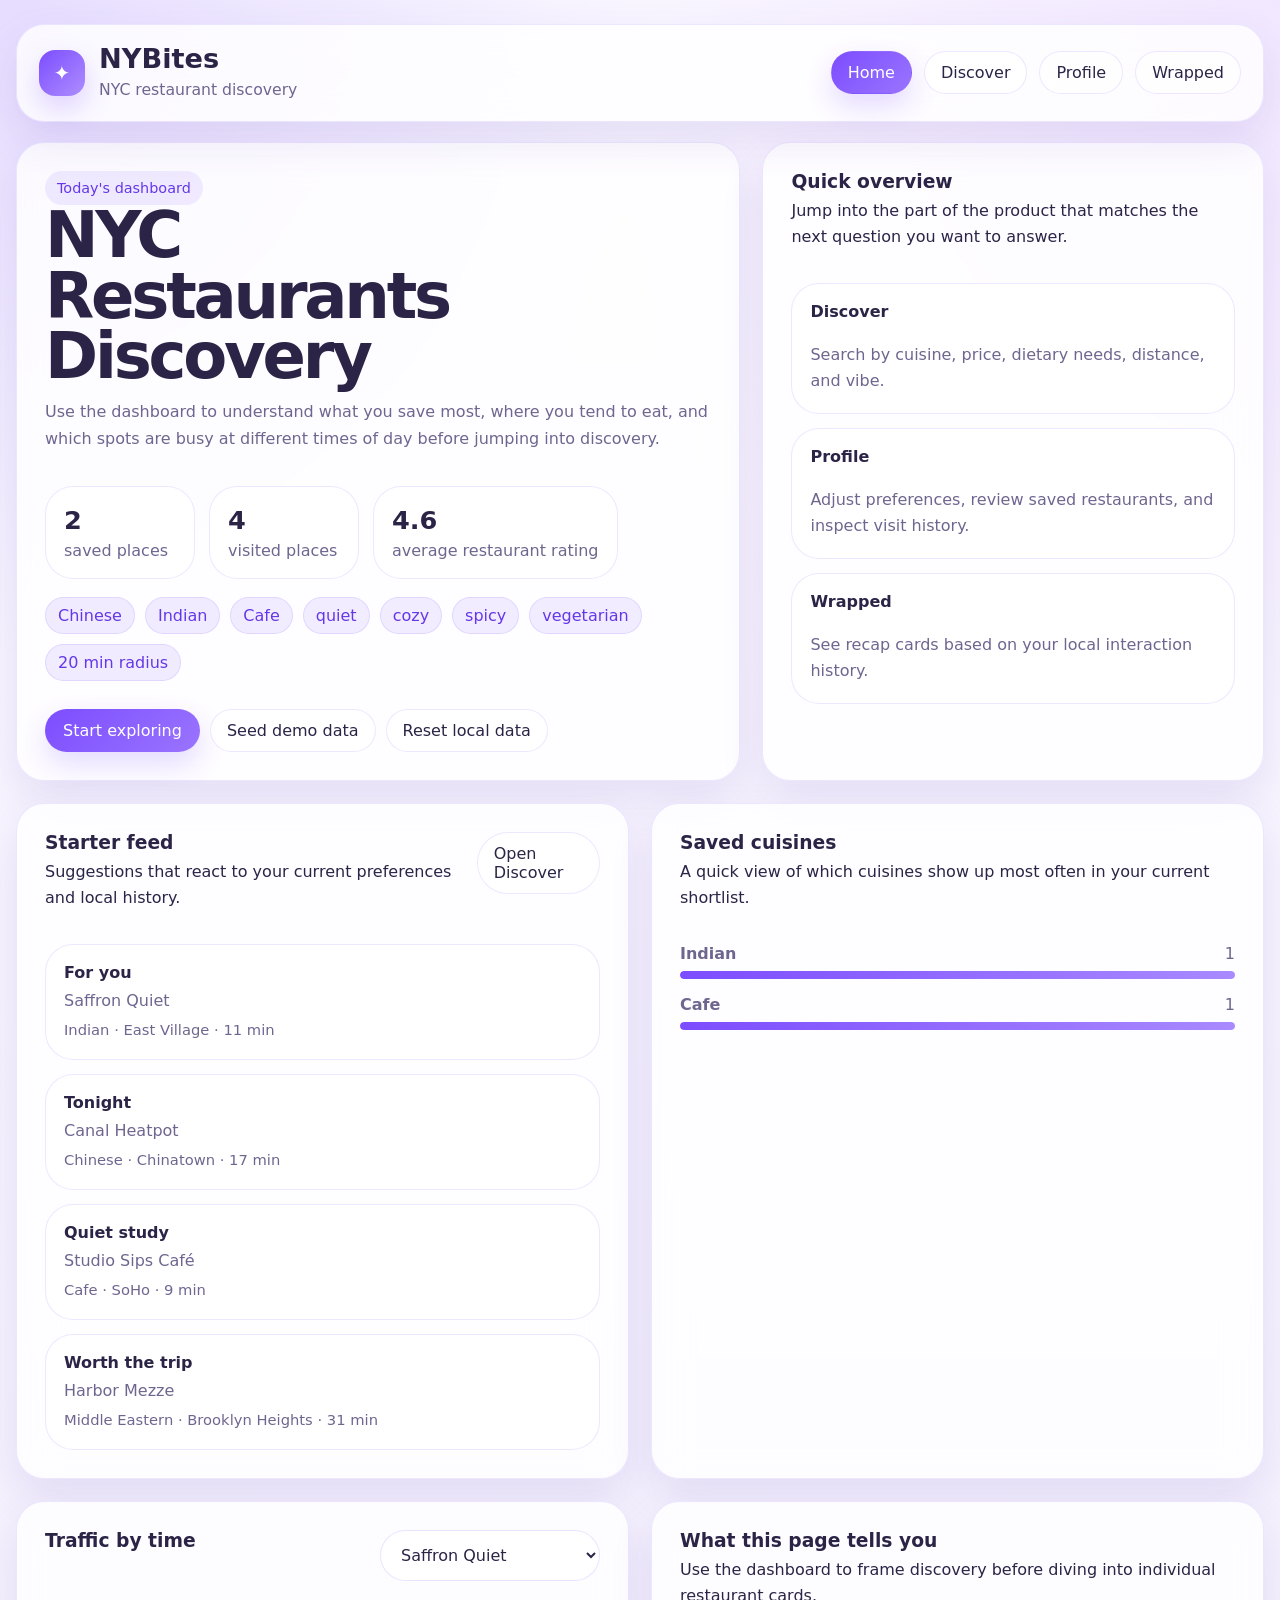
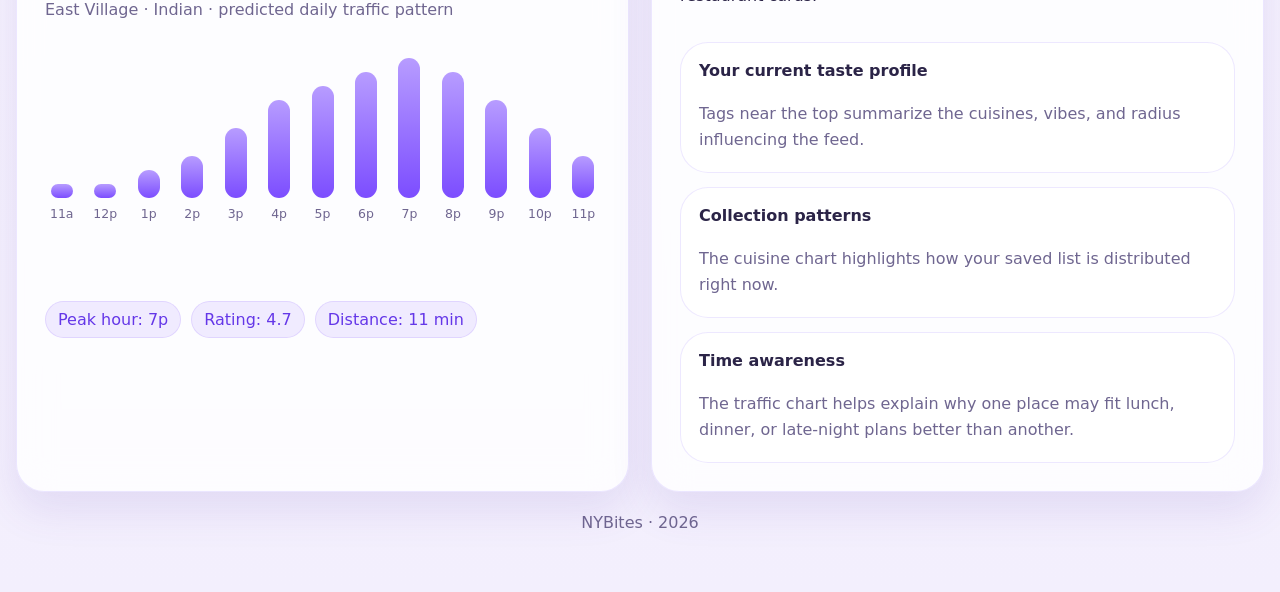
<file: index.html>
<!DOCTYPE html>
<html lang="en">
<head>
  <meta charset="UTF-8" />
  <meta name="viewport" content="width=device-width, initial-scale=1.0" />
  <title>NYBites — Home</title>
  <link rel="stylesheet" href="css/styles.css" />
</head>
<body data-page="home">
  <div class="shell">
    <!-- Global site header -->
    <header class="topbar glass">
      <div class="brand">
        <div class="brand-mark">✦</div>
        <div>
          <h1>NYBites</h1>
          <p>NYC restaurant discovery</p>
        </div>
      </div>

      <!-- Desktop navigation -->
      <nav class="desktop-nav" aria-label="Primary navigation">
        <a class="nav-link active" href="index.html">Home</a>
        <a class="nav-link" href="discover.html">Discover</a>
        <a class="nav-link" href="profile.html">Profile</a>
        <a class="nav-link" href="wrapped.html">Wrapped</a>
      </nav>

      <!-- Mobile navigation trigger -->
      <button
        class="hamburger"
        id="hamburgerBtn"
        aria-label="Open navigation"
        aria-expanded="false"
      >
        ☰
      </button>
    </header>

    <!-- Mobile navigation panel -->
    <div class="mobile-menu glass" id="mobileMenu">
      <a class="mobile-link active" href="index.html">Home</a>
      <a class="mobile-link" href="discover.html">Discover</a>
      <a class="mobile-link" href="profile.html">Profile</a>
      <a class="mobile-link" href="wrapped.html">Wrapped</a>
    </div>

    <!-- Hero and overview -->
    <section class="hero-grid top-space-md">
      <!-- Main hero -->
      <div class="hero-card glass">
        <div>
          <div class="eyebrow">Today's dashboard</div>
          <h2 class="hero-title">NYC Restaurants Discovery</h2>
          <p class="subcopy">
            Use the dashboard to understand what you save most, where you tend to eat,
            and which spots are busy at different times of day before jumping into discovery.
          </p>
        </div>

        <div class="metrics">
          <article class="stat-card">
            <strong id="metricSaved">0</strong>
            <span>saved places</span>
          </article>
          <article class="stat-card">
            <strong id="metricVisited">0</strong>
            <span>visited places</span>
          </article>
          <article class="stat-card">
            <strong id="metricAverageRating">0.0</strong>
            <span>average restaurant rating</span>
          </article>
        </div>

        <div class="chip-row" id="homeProfileTags"></div>

        <div class="button-row top-space-sm">
          <a class="primary-btn" href="discover.html">Start exploring</a>
          <button class="ghost-btn" data-seed-demo="true">Seed demo data</button>
          <button class="ghost-btn" data-reset-demo="true">Reset local data</button>
        </div>
      </div>

      <!-- Quick overview -->
      <aside class="panel glass">
        <div class="section-title">
          <div>
            <h3>Quick overview</h3>
            <p>
              Jump into the part of the product that matches the next question you want to answer.
            </p>
          </div>
        </div>

        <div class="timeline">
          <article class="timeline-item">
            <h4>Discover</h4>
            <p>Search by cuisine, price, dietary needs, distance, and vibe.</p>
          </article>

          <article class="timeline-item">
            <h4>Profile</h4>
            <p>Adjust preferences, review saved restaurants, and inspect visit history.</p>
          </article>

          <article class="timeline-item">
            <h4>Wrapped</h4>
            <p>See recap cards based on your local interaction history.</p>
          </article>
        </div>
      </aside>
    </section>

    <!-- Starter feed and cuisine breakdown -->
    <section class="grid-2 top-space-lg">
      <section class="panel glass">
        <div class="section-title">
          <div>
            <h3>Starter feed</h3>
            <p>Suggestions that react to your current preferences and local history.</p>
          </div>
          <a class="ghost-btn" href="discover.html">Open Discover</a>
        </div>

        <div class="starter-grid" id="starterFeed"></div>
      </section>

      <section class="panel glass">
        <div class="section-title">
          <div>
            <h3>Saved cuisines</h3>
            <p>A quick view of which cuisines show up most often in your current shortlist.</p>
          </div>
        </div>

        <div id="favoritesByCuisine"></div>
      </section>
    </section>

    <!-- Traffic chart and explanation -->
    <section class="grid-2 top-space-lg">
      <section class="panel glass">
        <div class="section-title">
          <div>
            <h3>Traffic by time</h3>
          </div>
          <div>
            <select id="trafficRestaurantSelect" class="select-input">
              <option value="saffronQuiet">Saffron Quiet</option>
              <option value="studioSips">Studio Sips Café</option>
            </select>
          </div>
        </div>

        <p id="trafficMeta" class="muted"></p>
        <div class="traffic-chart" id="trafficChart"></div>
        <div class="insight-row" id="topMoments"></div>
      </section>

      <section class="panel glass">
        <div class="section-title">
          <div>
            <h3>What this page tells you</h3>
            <p>
              Use the dashboard to frame discovery before diving into individual restaurant cards.
            </p>
          </div>
        </div>

        <div class="timeline">
          <article class="timeline-item">
            <h4>Your current taste profile</h4>
            <p>
              Tags near the top summarize the cuisines, vibes, and radius influencing the feed.
            </p>
          </article>

          <article class="timeline-item">
            <h4>Collection patterns</h4>
            <p>
              The cuisine chart highlights how your saved list is distributed right now.
            </p>
          </article>

          <article class="timeline-item">
            <h4>Time awareness</h4>
            <p>
              The traffic chart helps explain why one place may fit lunch, dinner,
              or late-night plans better than another.
            </p>
          </article>
        </div>
      </section>
    </section>

    <p class="footer-note">NYBites · <span data-year></span></p>
  </div>

  <script src="js/data.js"></script>
  <script src="js/app.js"></script>
</body>
</html>
</file>
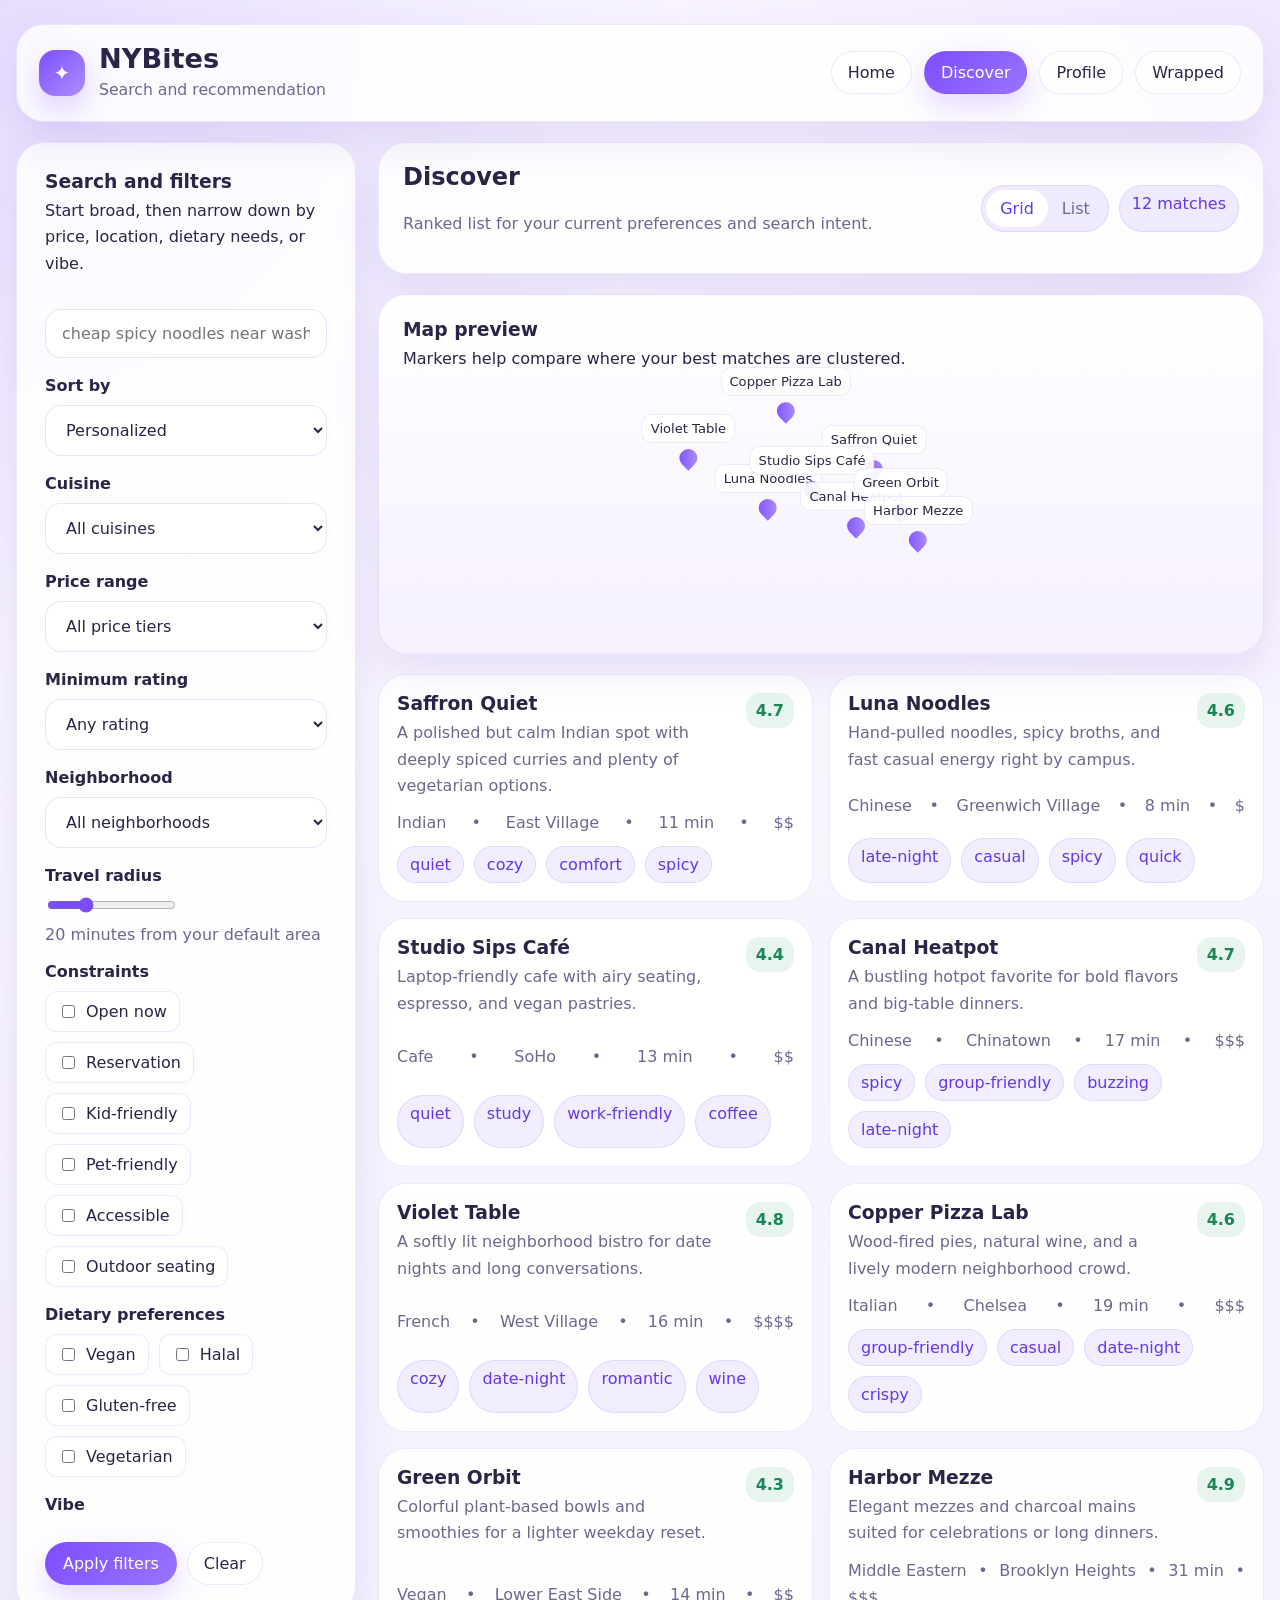
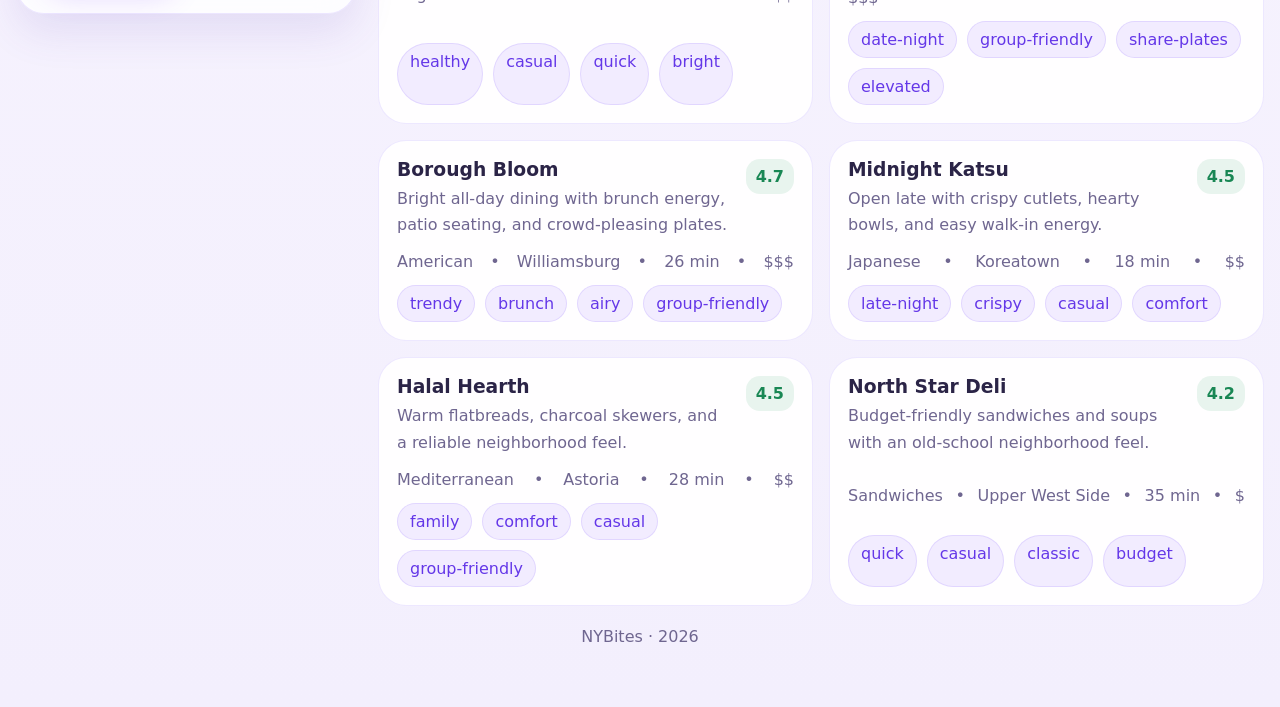
<file: discover.html>
<!DOCTYPE html>
<html lang="en">
<head>
  <meta charset="UTF-8" />
  <meta name="viewport" content="width=device-width, initial-scale=1.0" />
  <title>NYBites — Discover</title>
  <link rel="stylesheet" href="css/styles.css" />
</head>
<body data-page="discover">
  <div class="shell">
    <!-- Global site header -->
    <header class="topbar glass">
      <div class="brand">
        <div class="brand-mark">✦</div>
        <div>
          <h1>NYBites</h1>
          <p>Search and recommendation</p>
        </div>
      </div>
      <nav class="desktop-nav" aria-label="Primary navigation">
        <a class="nav-link" href="index.html">Home</a>
        <a class="nav-link active" href="discover.html">Discover</a>
        <a class="nav-link" href="profile.html">Profile</a>
        <a class="nav-link" href="wrapped.html">Wrapped</a>
      </nav>
      <button class="hamburger" id="hamburgerBtn" aria-label="Open navigation" aria-expanded="false">☰</button>
    </header>

    <!-- Mobile navigation panel -->
    <div class="mobile-menu glass" id="mobileMenu">
      <a class="mobile-link" href="index.html">Home</a>
      <a class="mobile-link active" href="discover.html">Discover</a>
      <a class="mobile-link" href="profile.html">Profile</a>
      <a class="mobile-link" href="wrapped.html">Wrapped</a>
    </div>

    <!-- Main discover layout -->
    <section class="filter-layout top-space-md">
      <aside class="panel glass filters">
        <div class="section-title">
          <div>
            <h3>Search and filters</h3>
            <p>Start broad, then narrow down by price, location, dietary needs, or vibe.</p>
          </div>
        </div>

        <!-- Search input -->
        <div class="filter-group">
          <input class="input" id="searchInput" type="text" placeholder="cheap spicy noodles near washington square that opens late" />
        </div>

        <!-- Sort control -->
        <div class="filter-group">
          <label class="title" for="sortSelect">Sort by</label>
          <select class="select" id="sortSelect">
            <option value="personalized">Personalized</option>
            <option value="rating">Highest rated</option>
            <option value="distance">Closest first</option>
            <option value="priceLow">Lowest price</option>
          </select>
        </div>

        <!-- Filter controls -->
        <div class="filter-group">
          <label class="title" for="cuisineSelect">Cuisine</label>
          <select class="select" id="cuisineSelect"><option value="all">All cuisines</option></select>
        </div>
        <div class="filter-group">
          <label class="title" for="priceSelect">Price range</label>
          <select class="select" id="priceSelect">
            <option value="all">All price tiers</option>
            <option value="1">$</option>
            <option value="2">$$</option>
            <option value="3">$$$</option>
            <option value="4">$$$$</option>
            <option value="5">$$$$$</option>
          </select>
        </div>
        <div class="filter-group">
          <label class="title" for="ratingSelect">Minimum rating</label>
          <select class="select" id="ratingSelect">
            <option value="0">Any rating</option>
            <option value="4.0">4.0+</option>
            <option value="4.2">4.2+</option>
            <option value="4.5">4.5+</option>
            <option value="4.7">4.7+</option>
          </select>
        </div>
        <div class="filter-group">
          <label class="title" for="neighborhoodSelect">Neighborhood</label>
          <select class="select" id="neighborhoodSelect"><option value="all">All neighborhoods</option></select>
        </div>
        <div class="filter-group">
          <label class="title">Travel radius</label>
          <input type="range" min="5" max="60" step="5" id="radiusInput" value="20" />
          <div class="slider-meta"><span id="radiusValue">20</span> minutes from your default area</div>
        </div>

        <!-- Constraints -->
        <div class="filter-group">
          <label class="title">Constraints</label>
          <div class="checkbox-grid">
            <label class="check"><input type="checkbox" value="openNow" class="constraint-checkbox" /> Open now</label>
            <label class="check"><input type="checkbox" value="reservation" class="constraint-checkbox" /> Reservation</label>
            <label class="check"><input type="checkbox" value="kidFriendly" class="constraint-checkbox" /> Kid-friendly</label>
            <label class="check"><input type="checkbox" value="petFriendly" class="constraint-checkbox" /> Pet-friendly</label>
            <label class="check"><input type="checkbox" value="accessibility" class="constraint-checkbox" /> Accessible</label>
            <label class="check"><input type="checkbox" value="outdoor" class="constraint-checkbox" /> Outdoor seating</label>
          </div>
        </div>

        <!-- Dietary filters -->
        <div class="filter-group">
          <label class="title">Dietary preferences</label>
          <div class="checkbox-grid">
            <label class="check"><input type="checkbox" value="vegan" class="diet-checkbox" /> Vegan</label>
            <label class="check"><input type="checkbox" value="halal" class="diet-checkbox" /> Halal</label>
            <label class="check"><input type="checkbox" value="gluten-free" class="diet-checkbox" /> Gluten-free</label>
            <label class="check"><input type="checkbox" value="vegetarian" class="diet-checkbox" /> Vegetarian</label>
          </div>
        </div>

        <!-- Intent chips -->
        <div class="filter-group">
          <label class="title">Vibe</label>
          <div class="chip-row" id="intentChips"></div>
        </div>

        <div class="button-row">
          <button class="primary-btn" id="applyFiltersBtn">Apply filters</button>
          <button class="ghost-btn" id="resetFiltersBtn">Clear</button>
        </div>
      </aside>

      <main>
        <!-- Result header -->
        <section class="toolbar glass">
          <div>
            <h2>Discover</h2>
            <p class="muted" id="resultsSummary">Ranked list for your current preferences and search intent.</p>
          </div>
          <div class="button-row">
            <div class="view-toggle">
              <button id="gridViewBtn" class="active">Grid</button>
              <button id="listViewBtn">List</button>
            </div>
            <span class="tag"><span id="discoverMatchCount">0</span> matches</span>
          </div>
        </section>

        <!-- Static map preview -->
        <section class="map-box glass top-space-md">
          <div class="section-title">
            <div>
              <h3>Map preview</h3>
              <p>Markers help compare where your best matches are clustered.</p>
            </div>
          </div>
          <div id="mapMarkers"></div>
        </section>

        <!-- Recommendation cards -->
        <section id="recommendations" class="results-grid top-space-md"></section>
      </main>
    </section>

    <p class="footer-note">NYBites · <span data-year></span></p>
  </div>

  <script src="js/data.js"></script>
  <script src="js/app.js"></script>
</body>
</html>
</file>
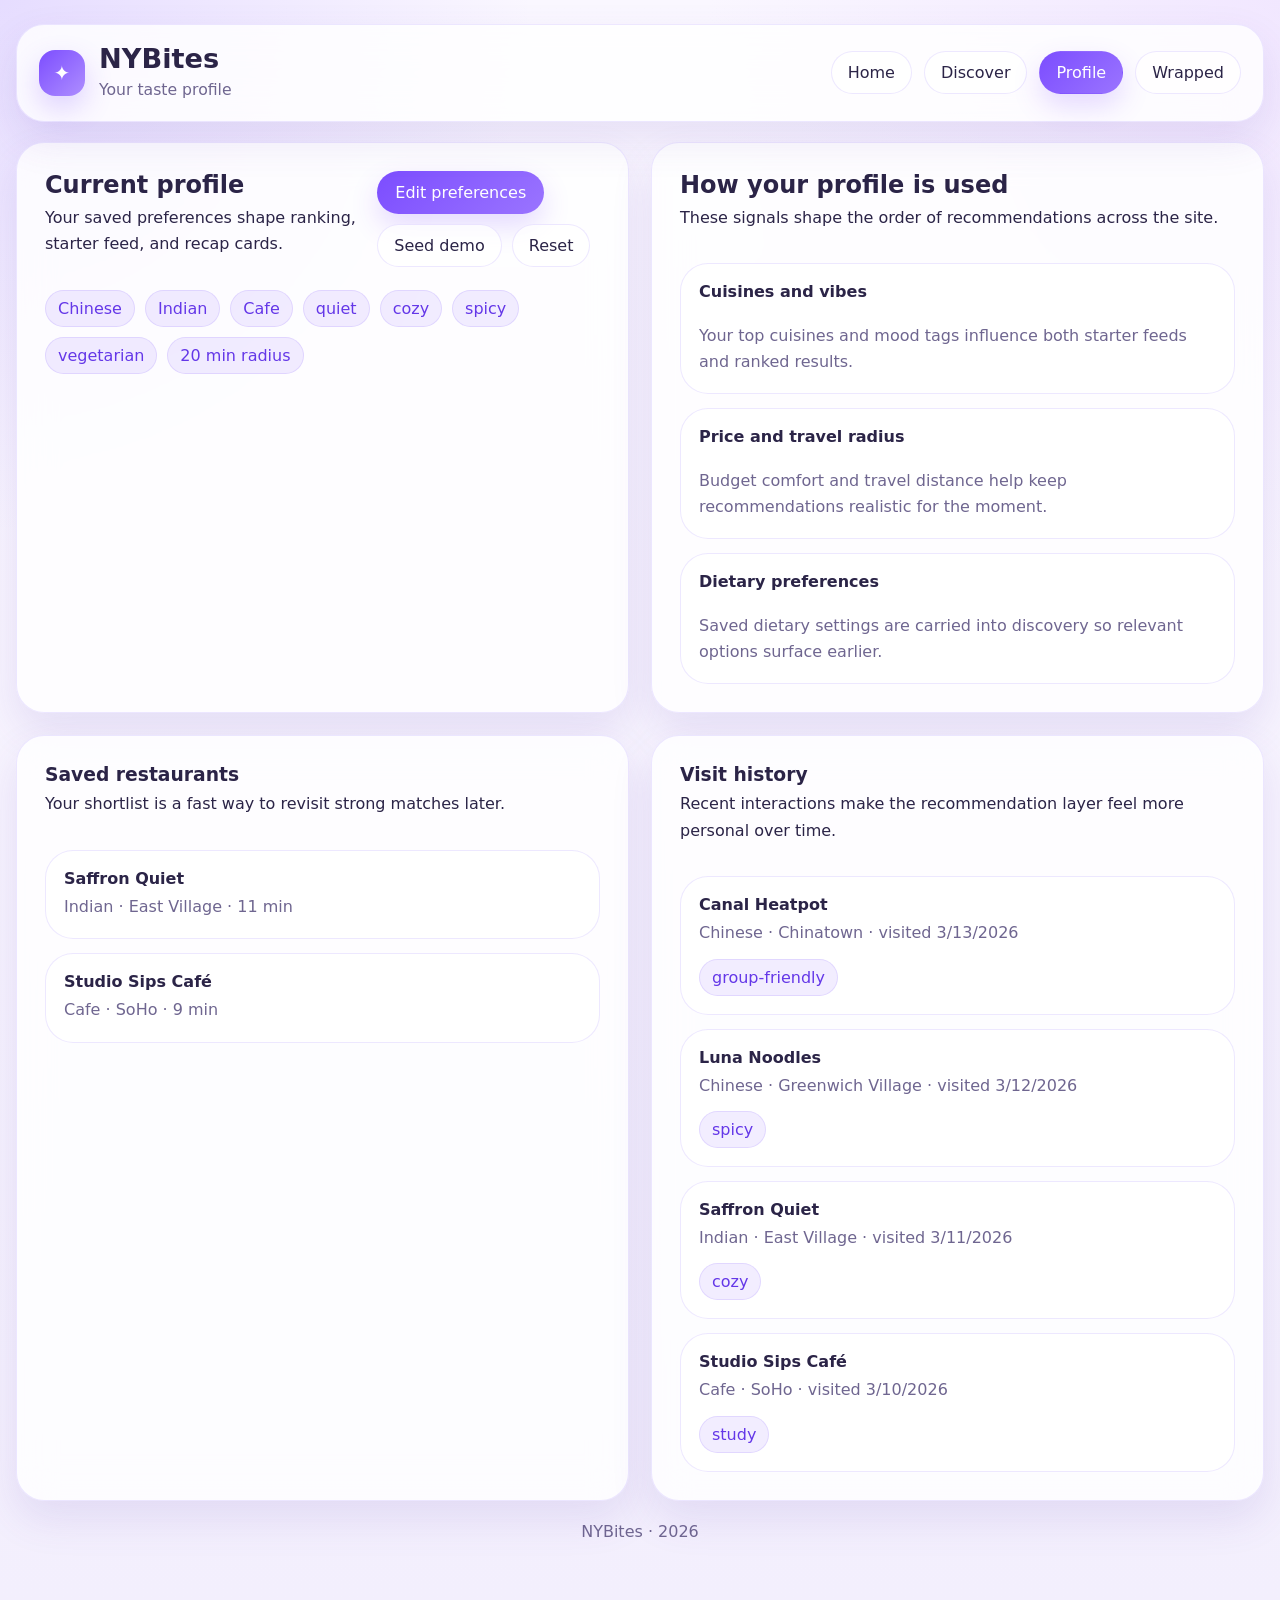
<file: profile.html>
<!DOCTYPE html>
<html lang="en">
<head>
  <meta charset="UTF-8" />
  <meta name="viewport" content="width=device-width, initial-scale=1.0" />
  <title>NYBites— Profile</title>
  <link rel="stylesheet" href="css/styles.css" />
</head>
<body data-page="profile">
  <div class="shell">
    <!-- Global site header -->
    <header class="topbar glass">
      <div class="brand">
        <div class="brand-mark">✦</div>
        <div>
          <h1>NYBites</h1>
          <p>Your taste profile</p>
        </div>
      </div>
      <nav class="desktop-nav" aria-label="Primary navigation">
        <a class="nav-link" href="index.html">Home</a>
        <a class="nav-link" href="discover.html">Discover</a>
        <a class="nav-link active" href="profile.html">Profile</a>
        <a class="nav-link" href="wrapped.html">Wrapped</a>
      </nav>
      <button class="hamburger" id="hamburgerBtn" aria-label="Open navigation" aria-expanded="false">☰</button>
    </header>

    <!-- Mobile navigation panel -->
    <div class="mobile-menu glass" id="mobileMenu">
      <a class="mobile-link" href="index.html">Home</a>
      <a class="mobile-link" href="discover.html">Discover</a>
      <a class="mobile-link active" href="profile.html">Profile</a>
      <a class="mobile-link" href="wrapped.html">Wrapped</a>
    </div>

    <!-- Profile summary -->
    <section class="grid-2 top-space-md">
      <section class="panel glass">
        <div class="section-title">
          <div>
            <h2>Current profile</h2>
            <p>Your saved preferences shape ranking, starter feed, and recap cards.</p>
          </div>
          <div class="button-row">
            <button class="primary-btn" id="openProfileEditorBtn">Edit preferences</button>
            <button class="ghost-btn" data-seed-demo="true">Seed demo</button>
            <button class="ghost-btn" data-reset-demo="true">Reset</button>
          </div>
        </div>
        <div id="profileTags" class="profile-tags"></div>
      </section>

      <!-- Profile snapshot -->
      <section class="panel glass">
        <div class="section-title">
          <div>
            <h2>How your profile is used</h2>
            <p>These signals shape the order of recommendations across the site.</p>
          </div>
        </div>

        <div class="timeline">
          <article class="timeline-item">
            <h4>Cuisines and vibes</h4>
            <p>Your top cuisines and mood tags influence both starter feeds and ranked results.</p>
          </article>
          <article class="timeline-item">
            <h4>Price and travel radius</h4>
            <p>Budget comfort and travel distance help keep recommendations realistic for the moment.</p>
          </article>
          <article class="timeline-item">
            <h4>Dietary preferences</h4>
            <p>Saved dietary settings are carried into discovery so relevant options surface earlier.</p>
          </article>
        </div>
      </section>
    </section>

    <!-- Saved restaurants and visit history -->
    <section class="grid-2 top-space-lg">
      <section class="panel glass">
        <div class="section-title">
          <div>
            <h3>Saved restaurants</h3>
            <p>Your shortlist is a fast way to revisit strong matches later.</p>
          </div>
        </div>
        <div class="list-stack" id="savedList"></div>
      </section>

      <section class="panel glass">
        <div class="section-title">
          <div>
            <h3>Visit history</h3>
            <p>Recent interactions make the recommendation layer feel more personal over time.</p>
          </div>
        </div>
        <div class="list-stack" id="historyList"></div>
      </section>
    </section>

    <p class="footer-note">NYBites · <span data-year></span></p>
  </div>

  <!-- Floating preference editor -->
  <div class="modal-backdrop" id="profileEditorModal" aria-hidden="true">
    <section class="modal-card glass" aria-labelledby="profileEditorTitle" role="dialog" aria-modal="true">
      <div class="section-title">
        <div>
          <h2 id="profileEditorTitle">Edit preferences</h2>
          <p>Update your taste profile here and refresh your recommendations instantly.</p>
        </div>
        <button class="ghost-btn" id="closeProfileEditorBtn" aria-label="Close editor">Close</button>
      </div>

      <!-- Preference editor controls -->
      <div class="editor-grid">
        <div>
          <label class="title">Favorite cuisines (up to 3)</label>
          <div class="onboard-tags" id="profileCuisineOptions"></div>
        </div>
        <div>
          <label class="title">Vibe preferences</label>
          <div class="onboard-tags" id="profileVibeOptions"></div>
        </div>
        <div>
          <label class="title" for="profilePrice">Price comfort level</label>
          <select class="select" id="profilePrice">
            <option value="1">Mostly $</option>
            <option value="2">Comfortable with $$</option>
            <option value="3">Comfortable with $$$</option>
            <option value="4">Open to $$$$</option>
          </select>
        </div>
        <div>
          <label class="title" for="profileRadius">Preferred travel radius</label>
          <select class="select" id="profileRadius">
            <option value="10">10 minutes</option>
            <option value="20">20 minutes</option>
            <option value="30">30 minutes</option>
            <option value="45">45 minutes</option>
          </select>
        </div>
      </div>

      <div class="filter-group top-space-sm">
        <label class="title">Dietary preferences</label>
        <div class="checkbox-grid" id="profileDietOptions"></div>
      </div>

      <div class="button-row">
        <button class="primary-btn" id="saveProfileBtn">Save changes</button>
        <button class="ghost-btn" id="sampleProfileBtn">Use sample profile</button>
      </div>
    </section>
  </div>

  <script src="js/data.js"></script>
  <script src="js/app.js"></script>
</body>
</html>
</file>
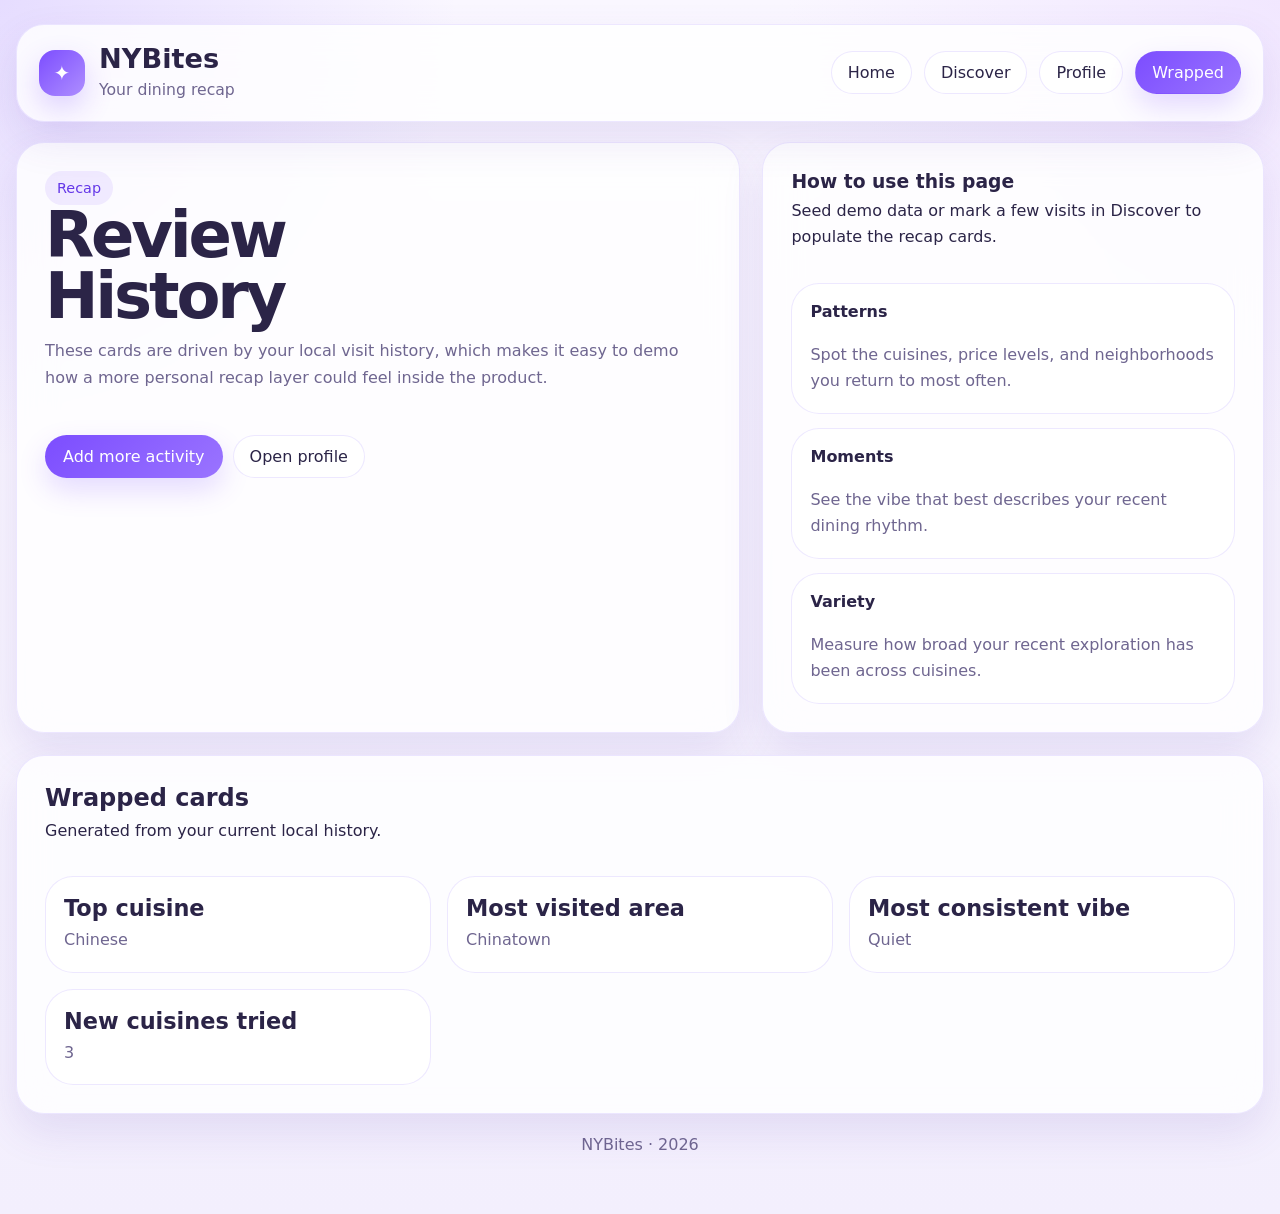
<file: wrapped.html>
<!DOCTYPE html>
<html lang="en">
<head>
  <meta charset="UTF-8" />
  <meta name="viewport" content="width=device-width, initial-scale=1.0" />
  <title>NYBites — Wrapped</title>
  <link rel="stylesheet" href="css/styles.css" />
</head>
<body data-page="wrapped">
  <div class="shell">
    <!-- Global site header -->
    <header class="topbar glass">
      <div class="brand">
        <div class="brand-mark">✦</div>
        <div>
          <h1>NYBites</h1>
          <p>Your dining recap</p>
        </div>
      </div>
      <nav class="desktop-nav" aria-label="Primary navigation">
        <a class="nav-link" href="index.html">Home</a>
        <a class="nav-link" href="discover.html">Discover</a>
        <a class="nav-link" href="profile.html">Profile</a>
        <a class="nav-link active" href="wrapped.html">Wrapped</a>
      </nav>
      <button class="hamburger" id="hamburgerBtn" aria-label="Open navigation" aria-expanded="false">☰</button>
    </header>

    <!-- Mobile navigation panel -->
    <div class="mobile-menu glass" id="mobileMenu">
      <a class="mobile-link" href="index.html">Home</a>
      <a class="mobile-link" href="discover.html">Discover</a>
      <a class="mobile-link" href="profile.html">Profile</a>
      <a class="mobile-link active" href="wrapped.html">Wrapped</a>
    </div>

    <!-- Wrapped intro -->
    <section class="hero-grid top-space-md">
      <div class="hero-card glass">
        <div>
          <div class="eyebrow">Recap</div>
          <h2 class="hero-title">Review History</h2>
          <p class="subcopy">These cards are driven by your local visit history, which makes it easy to demo how a more personal recap layer could feel inside the product.</p>
        </div>
        <div class="button-row top-space-sm">
          <a class="primary-btn" href="discover.html">Add more activity</a>
          <a class="ghost-btn" href="profile.html">Open profile</a>
        </div>
      </div>

      <aside class="panel glass">
        <div class="section-title">
          <div>
            <h3>How to use this page</h3>
            <p>Seed demo data or mark a few visits in Discover to populate the recap cards.</p>
          </div>
        </div>
        <div class="timeline">
          <article class="timeline-item">
            <h4>Patterns</h4>
            <p>Spot the cuisines, price levels, and neighborhoods you return to most often.</p>
          </article>
          <article class="timeline-item">
            <h4>Moments</h4>
            <p>See the vibe that best describes your recent dining rhythm.</p>
          </article>
          <article class="timeline-item">
            <h4>Variety</h4>
            <p>Measure how broad your recent exploration has been across cuisines.</p>
          </article>
        </div>
      </aside>
    </section>

    <!-- Wrapped cards -->
    <section class="panel glass top-space-lg">
      <div class="section-title">
        <div>
          <h2>Wrapped cards</h2>
          <p>Generated from your current local history.</p>
        </div>
      </div>
      <div class="grid-3" id="wrappedGrid"></div>
    </section>

    <p class="footer-note">NYBites · <span data-year></span></p>
  </div>

  <script src="js/data.js"></script>
  <script src="js/app.js"></script>
</body>
</html>
</file>
<file: css/styles.css>
/* =========================================================
   NYBites
   Global theme tokens
   ========================================================= */
:root {
  --bg: #f7f4ff;
  --surface: rgba(255, 255, 255, 0.82);
  --surface-strong: rgba(255, 255, 255, 0.93);
  --border: rgba(125, 92, 255, 0.14);
  --text: #2b2447;
  --muted: #6f6690;
  --primary: #7c4dff;
  --primary-strong: #6437e8;
  --primary-soft: rgba(124, 77, 255, 0.1);
  --shadow: 0 18px 42px rgba(95, 66, 177, 0.12);

  --radius-xl: 28px;
  --radius-lg: 22p
  --radius-md: 16px;
  --radius-sm: 12px;

  --max-width: 1380px;
}

/* =========================================================
   Base reset
   ========================================================= */
* {
  box-sizing: border-box;
}

html {
  scroll-behavior: smooth;
}

body {
  margin: 0;
  font-family: Inter, ui-sans-serif, system-ui, -apple-system, BlinkMacSystemFont, "Segoe UI", sans-serif;
  color: var(--text);
  background:
    radial-gradient(circle at top left, rgba(159, 127, 255, 0.22), transparent 26%),
    radial-gradient(circle at top right, rgba(229, 209, 255, 0.42), transparent 28%),
    linear-gradient(180deg, #faf7ff 0%, #f3effd 100%);
}

img {
  max-width: 100%;
  display: block;
}

a {
  color: inherit;
  text-decoration: none;
}

button,
input,
select {
  font: inherit;
}

button {
  cursor: pointer;
}

h1,
h2,
h3,
h4,
p {
  margin-top: 0;
}

p {
  line-height: 1.65;
}

/* =========================================================
   Layout containers
   ========================================================= */
.shell {
  width: min(var(--max-width), calc(100% - 32px));
  margin: 24px auto 56px;
}

.glass {
  background: var(--surface);
  border: 1px solid var(--border);
  box-shadow: var(--shadow);
  backdrop-filter: blur(18px);
  -webkit-backdrop-filter: blur(18px);
}

/* =========================================================
   Header and navigation
   ========================================================= */
.topbar {
  display: flex;
  align-items: center;
  justify-content: space-between;
  gap: 20px;
  padding: 18px 22px;
  border-radius: var(--radius-xl);
  position: sticky;
  top: 16px;
  z-index: 40;
}

.brand {
  display: flex;
  align-items: center;
  gap: 14px;
}

.brand-mark {
  width: 46px;
  height: 46px;
  border-radius: 16px;
  background: linear-gradient(135deg, var(--primary), #ae8eff);
  color: #fff;
  display: grid;
  place-items: center;
  font-size: 20px;
  box-shadow: 0 12px 28px rgba(124, 77, 255, 0.24);
}

.brand h1 {
  margin-bottom: 3px;
  font-size: 1.7rem;
}

.brand p {
  margin: 0;
  color: var(--muted);
  font-size: 0.98rem;
}

.desktop-nav {
  display: flex;
  align-items: center;
  gap: 12px;
}

.hamburger {
  display: none;
  width: 46px;
  height: 46px;
  border-radius: 14px;
  border: 1px solid var(--border);
  background: rgba(255, 255, 255, 0.82);
}

.mobile-menu {
  display: none;
  margin-top: 12px;
  padding: 14px;
  border-radius: var(--radius-xl);
}

.mobile-menu.open {
  display: grid;
  gap: 10px;
}

/* =========================================================
   Shared buttons and pills
   ========================================================= */
.nav-link,
.mobile-link,
.pill,
.ghost-btn,
.primary-btn,
.mini-btn,
.chip,
.onboard-tag,
.tag-chip {
  border-radius: 999px;
  transition: 180ms ease;
}

.nav-link,
.mobile-link,
.pill,
.ghost-btn,
.mini-btn {
  padding: 11px 16px;
  border: 1px solid var(--border);
  background: rgba(255, 255, 255, 0.74);
  color: var(--text);
}

.primary-btn {
  padding: 12px 18px;
  border: none;
  background: linear-gradient(135deg, var(--primary), #9a74ff);
  color: #fff;
  box-shadow: 0 12px 28px rgba(124, 77, 255, 0.2);
}

.nav-link.active,
.mobile-link.active,
.chip-active,
.mini-btn.saved,
.onboard-tag.active {
  background: linear-gradient(135deg, var(--primary), #9a74ff);
  color: #fff;
  border-color: transparent;
  box-shadow: 0 12px 28px rgba(124, 77, 255, 0.2);
}

.nav-link:hover,
.mobile-link:hover,
.pill:hover,
.ghost-btn:hover,
.primary-btn:hover,
.mini-btn:hover,
.chip:hover,
.onboard-tag:hover {
  transform: translateY(-1px);
}

/* =========================================================
   Grid systems
   ========================================================= */
.hero-grid,
.grid-2,
.filter-layout,
.editor-grid {
  display: grid;
  gap: 22px;
}

.hero-grid {
  grid-template-columns: 1.3fr 0.9fr;
}

.grid-2 {
  grid-template-columns: 1fr 1fr;
}

.grid-3 {
  display: grid;
  grid-template-columns: repeat(3, minmax(0, 1fr));
  gap: 16px;
}

.filter-layout {
  grid-template-columns: 340px minmax(0, 1fr);
  align-items: start;
}

.editor-grid {
  grid-template-columns: 1fr 1fr;
}

.results-grid {
  display: grid;
  grid-template-columns: repeat(2, minmax(0, 1fr));
  gap: 16px;
}

.results-list {
  display: grid;
  gap: 14px;
}

/* =========================================================
   Core cards and panels
   ========================================================= */
.hero-card,
.panel,
.restaurant-card,
.wrapped-card,
.feed-card,
.stat-card,
.empty-state,
.list-item,
.timeline-item,
.list-card,
.history-card,
.wrap-card {
  border-radius: var(--radius-xl);
}

.hero-card,
.panel {
  padding: 28px;
}

.hero-card {
  display: flex;
  flex-direction: column;
  gap: 18px;
}

.stat-card,
.feed-card,
.wrapped-card,
.restaurant-card,
.list-item,
.timeline-item,
.list-card,
.history-card,
.wrap-card {
  background: var(--surface-strong);
  border: 1px solid var(--border);
}

.stat-card {
  min-width: 150px;
  padding: 18px;
}

.stat-card strong {
  display: block;
  font-size: 1.6rem;
  margin-bottom: 6px;
}

.stat-card span {
  color: var(--muted);
}

.timeline,
.list-stack,
.starter-grid {
  display: grid;
  gap: 14px;
}

.timeline-item,
.feed-card,
.list-item,
.wrapped-card,
.list-card,
.history-card,
.wrap-card {
  padding: 18px;
}

.feed-card strong,
.list-item strong,
.wrapped-card strong,
.list-card strong,
.history-card strong,
.wrap-card strong {
  display: block;
  margin-bottom: 6px;
}

.feed-card p,
.list-item p,
.wrapped-card p,
.timeline-item p,
.list-card p,
.history-card p,
.wrap-card p {
  margin-bottom: 0;
  color: var(--muted);
}

.feed-meta {
  display: inline-block;
  margin-top: 6px;
  color: var(--muted);
  font-size: 0.92rem;
  line-height: 1.4;
}

/* =========================================================
   Typography helpers
   ========================================================= */
.eyebrow {
  width: fit-content;
  padding: 9px 12px;
  border-radius: 999px;
  background: var(--primary-soft);
  color: var(--primary-strong);
  font-size: 0.9rem;
}

.hero-title {
  font-size: clamp(2.4rem, 5vw, 4.5rem);
  line-height: 0.95;
  letter-spacing: -0.05em;
  max-width: 11ch;
  margin-bottom: 12px;
}

.subcopy,
.muted {
  color: var(--muted);
}

.section-title {
  display: flex;
  justify-content: space-between;
  gap: 16px;
  align-items: flex-start;
  margin-bottom: 16px;
}

.section-title h2,
.section-title h3,
.section-title h4 {
  margin-bottom: 6px;
}

/* =========================================================
   Tag systems
   ========================================================= */
.profile-tags,
.chip-row,
.tag-row,
.checkbox-grid,
.button-row,
.onboard-tags,
.insight-row {
  display: flex;
  flex-wrap: wrap;
  gap: 10px;
}

.tag,
.insight-chip,
.chip,
.onboard-tag,
.tag-chip,
.history-tag {
  padding: 8px 12px;
  border-radius: 999px;
  border: 1px solid rgba(124, 77, 255, 0.14);
  background: var(--primary-soft);
  color: var(--primary-strong);
}

.metrics {
  display: flex;
  flex-wrap: wrap;
  gap: 14px;
}

/* =========================================================
   Form controls
   ========================================================= */
.check {
  display: inline-flex;
  align-items: center;
  gap: 8px;
  padding: 10px 12px;
  border-radius: var(--radius-sm);
  border: 1px solid var(--border);
  background: rgba(255, 255, 255, 0.9);
}

.check input,
input[type="range"] {
  accent-color: var(--primary);
}

.filters {
  position: sticky;
  top: 110px;
}

.filter-group {
  margin-bottom: 18px;
}

.title {
  display: block;
  margin-bottom: 10px;
  font-weight: 700;
}

.input,
.select,
.select-input {
  width: 100%;
  border-radius: 16px;
  border: 1px solid rgba(124, 77, 255, 0.16);
  padding: 14px 16px;
  background: rgba(255, 255, 255, 0.95);
  color: var(--text);
}

.select-input {
  min-width: 220px;
  border-radius: 999px;
}

.input:focus,
.select:focus,
.select-input:focus {
  outline: none;
  border-color: rgba(124, 77, 255, 0.45);
  box-shadow: 0 0 0 4px rgba(124, 77, 255, 0.12);
}

.slider-meta {
  color: var(--muted);
  margin-top: 8px;
}

/* =========================================================
   Discover page toolbar and cards
   ========================================================= */
.toolbar {
  display: flex;
  justify-content: space-between;
  align-items: center;
  gap: 16px;
  padding: 20px 24px;
  border-radius: var(--radius-xl);
}

.view-toggle {
  display: inline-flex;
  padding: 4px;
  border-radius: 999px;
  background: var(--primary-soft);
  border: 1px solid rgba(124, 77, 255, 0.14);
}

.view-toggle button {
  border: none;
  padding: 9px 14px;
  border-radius: 999px;
  background: transparent;
  color: var(--muted);
}

.view-toggle .active {
  background: #fff;
  color: var(--primary-strong);
}

.restaurant-card {
  padding: 18px;
  display: grid;
  gap: 14px;
}

.card-top {
  display: flex;
  justify-content: space-between;
  gap: 14px;
  align-items: flex-start;
}

.card-top h3 {
  margin-bottom: 6px;
}

.card-top p {
  color: var(--muted);
  margin-bottom: 0;
}

.rating-badge {
  padding: 8px 10px;
  border-radius: 14px;
  background: rgba(33, 153, 89, 0.1);
  color: #198754;
  white-space: nowrap;
  font-weight: 700;
}

.meta-line,
.mini-row-head {
  display: flex;
  flex-wrap: wrap;
  gap: 8px;
  justify-content: space-between;
  color: var(--muted);
}

/* =========================================================
   Saved cuisines mini chart
   ========================================================= */
.mini-row-chart {
  margin-bottom: 16px;
}

.mini-row-head {
  margin-bottom: 8px;
}

.mini-row-track {
  height: 8px;
  border-radius: 999px;
  background: rgba(124, 77, 255, 0.12);
  overflow: hidden;
}

.mini-row-fill {
  height: 100%;
  border-radius: 999px;
  background: linear-gradient(90deg, #7c4dff 0%, #a98aff 100%);
}

/* =========================================================
   Static map preview
   ========================================================= */
.map-box {
  min-height: 360px;
  padding: 24px;
  border-radius: var(--radius-xl);
  position: relative;
  overflow: hidden;
  background:
    linear-gradient(180deg, rgba(255, 255, 255, 0.96), rgba(245, 239, 255, 0.94)),
    linear-gradient(90deg, rgba(124, 77, 255, 0.07) 1px, transparent 1px),
    linear-gradient(rgba(124, 77, 255, 0.07) 1px, transparent 1px);
  background-size: auto, 44px 44px, 44px 44px;
}

.marker {
  position: absolute;
  transform: translate(-50%, -100%);
  display: grid;
  gap: 6px;
  justify-items: center;
}

.marker-label {
  padding: 6px 8px;
  border-radius: 10px;
  background: rgba(255, 255, 255, 0.92);
  font-size: 0.82rem;
  border: 1px solid rgba(124, 77, 255, 0.12);
}

.marker-pin {
  width: 18px;
  height: 18px;
  border-radius: 999px 999px 999px 0;
  transform: rotate(-45deg);
  background: linear-gradient(135deg, var(--primary), #b392ff);
}

/* =========================================================
   Home traffic chart
   Use only the new traffic chart system
   ========================================================= */
.traffic-chart {
  min-height: 260px;
  margin-top: 18px;
}

.traffic-bars {
  display: flex;
  align-items: end;
  gap: 10px;
  min-height: 180px;
}

.traffic-bar-group {
  display: flex;
  flex-direction: column;
  align-items: center;
  gap: 8px;
  flex: 1;
}

.traffic-bar {
  width: 100%;
  max-width: 22px;
  min-height: 12px;
  border-radius: 999px;
  background: linear-gradient(180deg, #b79cff 0%, #7c4dff 100%);
}

.traffic-label {
  font-size: 0.78rem;
  color: var(--muted);
}

/* =========================================================
   Wrapped cards
   ========================================================= */
.wrapped-card span,
.wrap-card span {
  color: var(--muted);
}

.wrapped-card strong,
.wrap-card strong {
  font-size: 1.4rem;
}

/* =========================================================
   Empty states and spacing helpers
   ========================================================= */
.empty-state {
  padding: 26px;
  border: 1px dashed rgba(124, 77, 255, 0.25);
  background: rgba(255, 255, 255, 0.72);
  text-align: center;
  color: var(--muted);
}

.footer-note {
  margin-top: 18px;
  text-align: center;
  color: var(--muted);
}

.top-space-sm {
  margin-top: 10px;
}

.top-space-md {
  margin-top: 20px;
}

.top-space-lg {
  margin-top: 22px;
}

/* =========================================================
   Profile list layout
   ========================================================= */
.list-item {
  display: grid;
  gap: 12px;
}

.list-item-main,
.history-main {
  min-width: 0;
}

.list-item-main strong,
.list-item-main p,
.history-main strong,
.history-main p {
  overflow-wrap: anywhere;
}

.list-item-split {
  grid-template-columns: minmax(0, 1fr) auto;
  align-items: center;
  gap: 14px;
}

.list-item-history {
  align-items: start;
}

.list-item .tag,
.history-tag {
  width: fit-content;
  max-width: 100%;
}

.history-card {
  display: grid;
  gap: 12px;
}

/* =========================================================
   Profile modal
   ========================================================= */
.modal-backdrop {
  position: fixed;
  inset: 0;
  display: none;
  align-items: center;
  justify-content: center;
  padding: 24px;
  background: rgba(28, 20, 56, 0.28);
  z-index: 90;
}

.modal-backdrop.open {
  display: flex;
}

.modal-card {
  width: min(960px, 100%);
  max-height: calc(100vh - 48px);
  overflow: auto;
  padding: 28px;
  border-radius: var(--radius-xl);
  background: rgba(255, 255, 255, 0.92);
}

body.modal-open {
  overflow: hidden;
}

/* =========================================================
   Responsive behavior
   ========================================================= */
@media (max-width: 1100px) {
  .hero-grid,
  .grid-2,
  .filter-layout,
  .editor-grid,
  .grid-3,
  .results-grid {
    grid-template-columns: 1fr;
  }

  .filters {
    position: static;
  }
}

@media (max-width: 820px) {
  .desktop-nav {
    display: none;
  }

  .hamburger {
    display: inline-grid;
    place-items: center;
  }

  .hero-title {
    max-width: none;
  }

  .toolbar,
  .section-title,
  .card-top,
  .list-item {
    flex-direction: column;
    align-items: flex-start;
  }

  .list-item-split {
    grid-template-columns: 1fr;
  }

  .modal-card {
    padding: 20px;
  }
}

@media (max-width: 640px) {
  .shell {
    width: min(100% - 18px, var(--max-width));
  }

  .topbar,
  .hero-card,
  .panel,
  .toolbar,
  .map-box {
    padding: 18px;
  }

  .brand p {
    display: none;
  }

  .metrics {
    display: grid;
    grid-template-columns: 1fr;
  }

  .traffic-bars {
    gap: 6px;
  }

  .select-input {
    min-width: 0;
    width: 100%;
  }
}
</file>
